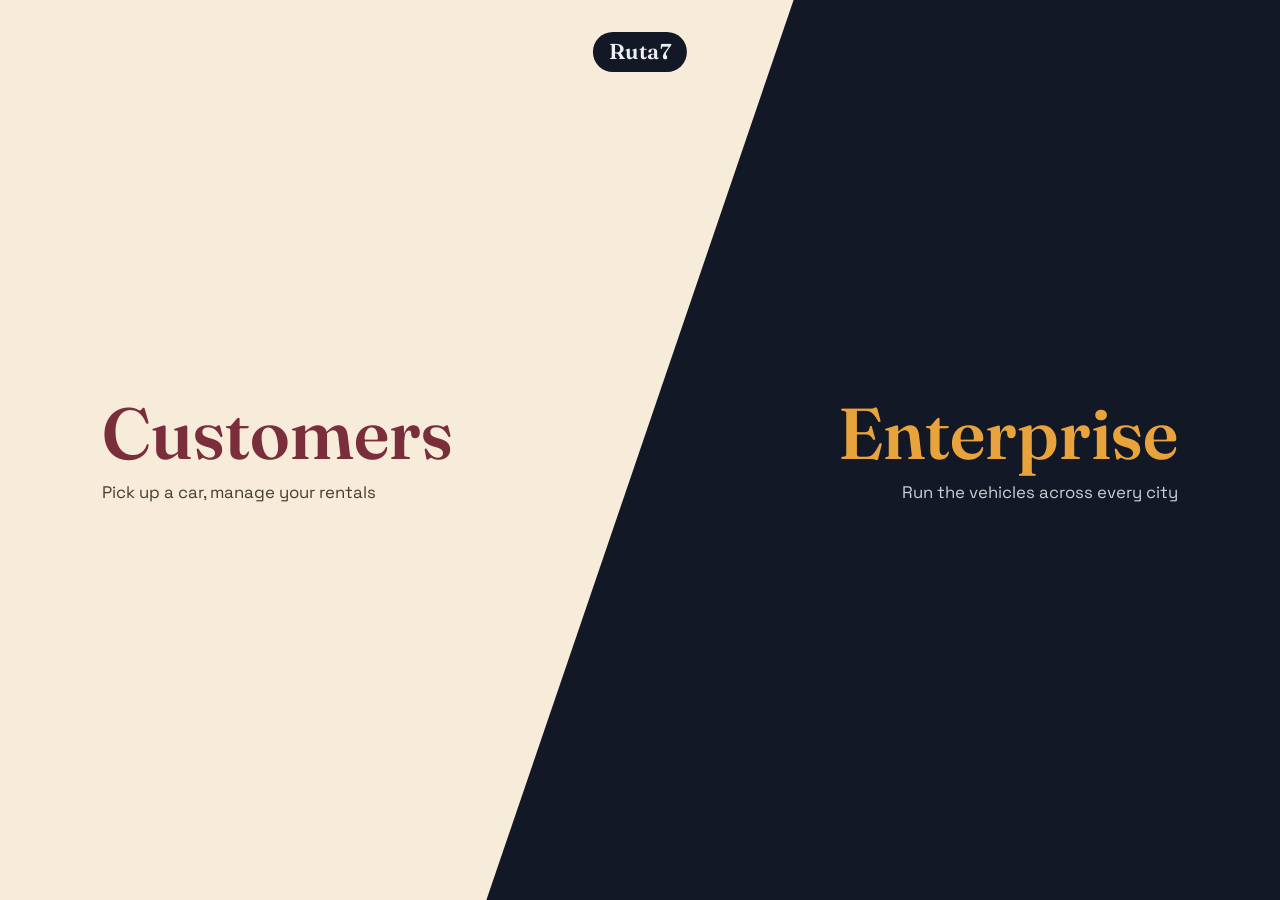
<file: ui/index.html>
<!DOCTYPE html>
<html lang="en">
<head>
  <meta charset="UTF-8">
  <meta name="viewport" content="width=device-width, initial-scale=1">
  <title>Ruta7 — Choose how you're using the vehicles</title>
  <link rel="preconnect" href="https://fonts.googleapis.com">
  <link rel="preconnect" href="https://fonts.gstatic.com" crossorigin>
  <link href="https://fonts.googleapis.com/css2?family=Fraunces:ital,wght@0,400;0,600;1,500&family=Space+Grotesk:wght@400;500;700&display=swap" rel="stylesheet">
  <link rel="stylesheet" href="css/style.css">
</head>
<body>
<main class="split">
  <span class="brand">Ruta7</span>

  <a class="half half--customer" href="customer/login.html">
    <div class="tile">
      <h1 class="tile__title">Customers</h1>
      <p class="tile__subtitle">Pick up a car, manage your rentals</p>
    </div>
  </a>

  <a class="half half--enterprise" href="enterprise/dashboard.html">
    <div class="tile">
      <h1 class="tile__title">Enterprise</h1>
      <p class="tile__subtitle">Run the vehicles across every city</p>
    </div>
  </a>
</main>
</body>
</html>
</file>
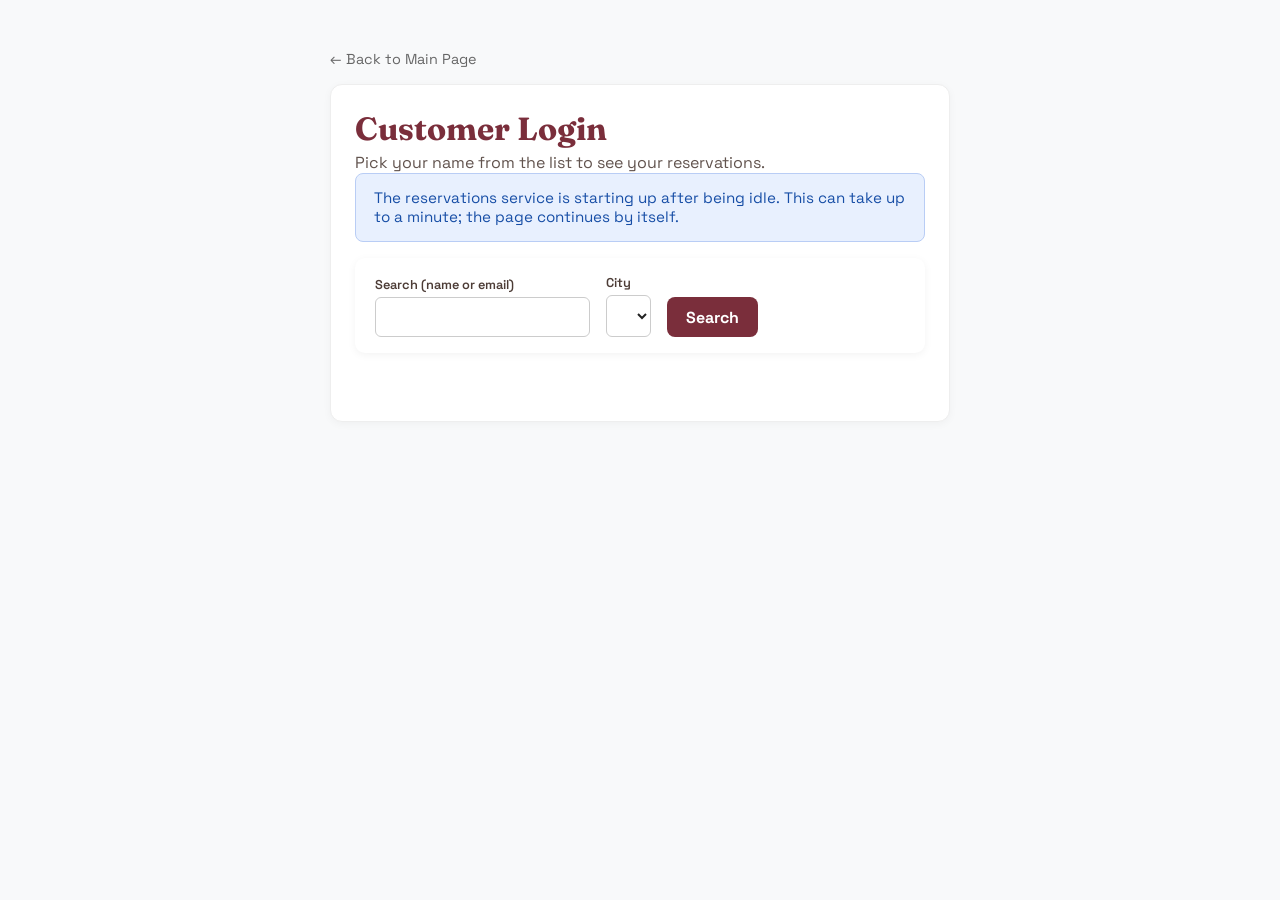
<file: ui/customer/browse_vehicles.html>
<!DOCTYPE html>
<html lang="en">
<head>
  <meta charset="UTF-8">
  <meta name="viewport" content="width=device-width, initial-scale=1">
  <title>Browse Available Vehicles — Ruta7</title>
  <link rel="preconnect" href="https://fonts.googleapis.com">
  <link rel="preconnect" href="https://fonts.gstatic.com" crossorigin>
  <link href="https://fonts.googleapis.com/css2?family=Fraunces:ital,wght@0,400;0,600;1,500&family=Space+Grotesk:wght@400;500;700&display=swap" rel="stylesheet">
  <link rel="stylesheet" href="../css/style.css">
</head>
<body class="theme-customer">
<main class="page">
  <div class="wrap wrap--wide">
    <div class="topbar">
      <div>
        <h1 class="title">Step 1: Select Your Vehicle</h1>
        <p class="subtitle">Filter and compare the vehicles available to rent</p>
      </div>
      <a class="back" href="dashboard.html">← My Dashboard</a>
    </div>
    <div id="message" role="alert"></div>
    <form id="filters" class="filters">
      <div class="field"><label>City</label><select name="location"></select></div>
      <div class="field"><label>Category</label><select name="category"></select></div>
      <div class="field"><label>Body type</label><select name="type"></select></div>
      <div class="field"><label>Fuel</label><select name="fuel"></select></div>
      <div class="field"><label>Order by</label><select name="sort_by"></select></div>
      <button class="btn" type="submit">Apply filters</button>
    </form>
    <div id="cards" class="cards"></div>
    <div id="pager" class="pager"></div>
  </div>
</main>
<script src="../js/config.js"></script>
<script src="../js/api.js"></script>
<script src="../js/ui.js"></script>
<script>
const { h, money, capitalize, guarded, fillSelect, applyQuery, queryFrom, renderPager, offsetParam, customerSession } = Ruta7;
const LIMIT = 24;
if (customerSession.require()) guarded(async () => {
  const meta = await Ruta7Api.vehicles.meta();
  const form = document.getElementById("filters");
  fillSelect(form.elements.location, meta.locations, { blank: "All cities" });
  fillSelect(form.elements.category, meta.categories, { blank: "All categories" });
  fillSelect(form.elements.type, meta.types, { blank: "All types" });
  fillSelect(form.elements.fuel, meta.fuels, { blank: "All fuels" });
  fillSelect(form.elements.sort_by, ["price_asc", "price_desc"], { blank: "Default",
    label: (v) => (v === "price_asc" ? "Price: low to high" : "Price: high to low") });
  applyQuery(form);
  const offset = offsetParam();
  const data = await Ruta7Api.vehicles.list({
    ...queryFrom(["location", "category", "type", "fuel", "sort_by"]), status: "active", limit: LIMIT, offset,
  });
  const cards = document.getElementById("cards");
  if (!data.items.length) cards.append(h("p", { class: "muted" }, "No vehicles match your filters."));
  data.items.forEach((v) => cards.append(h("div", { class: "card vehicle-card" },
    h("div", {},
      h("h3", {}, v.brand + " " + v.model),
      h("p", { class: "muted" }, "📍 " + capitalize(v.location) + " · " + v.category.toUpperCase())),
    h("div", { class: "specs" },
      h("div", {}, "🚘 " + capitalize(v.type)), h("div", {}, "⛽ " + capitalize(v.fuel)),
      h("div", {}, "⚙️ " + capitalize(v.transmission)), h("div", {}, "💺 " + v.seat_num + " seats"),
      h("div", {}, "🎨 " + (v.color || "N/A"))),
    h("div", { class: "foot" },
      h("div", {}, h("span", { class: "price" }, money(v.daily_rate)), h("span", { class: "muted" }, " / day")),
      h("a", { class: "btn", href: "new_rental.html?reg=" + encodeURIComponent(v.reg_num) }, "Select dates →")))));
  renderPager(document.getElementById("pager"), { total: data.total, limit: LIMIT, offset });
});
</script>
</body>
</html>
</file>
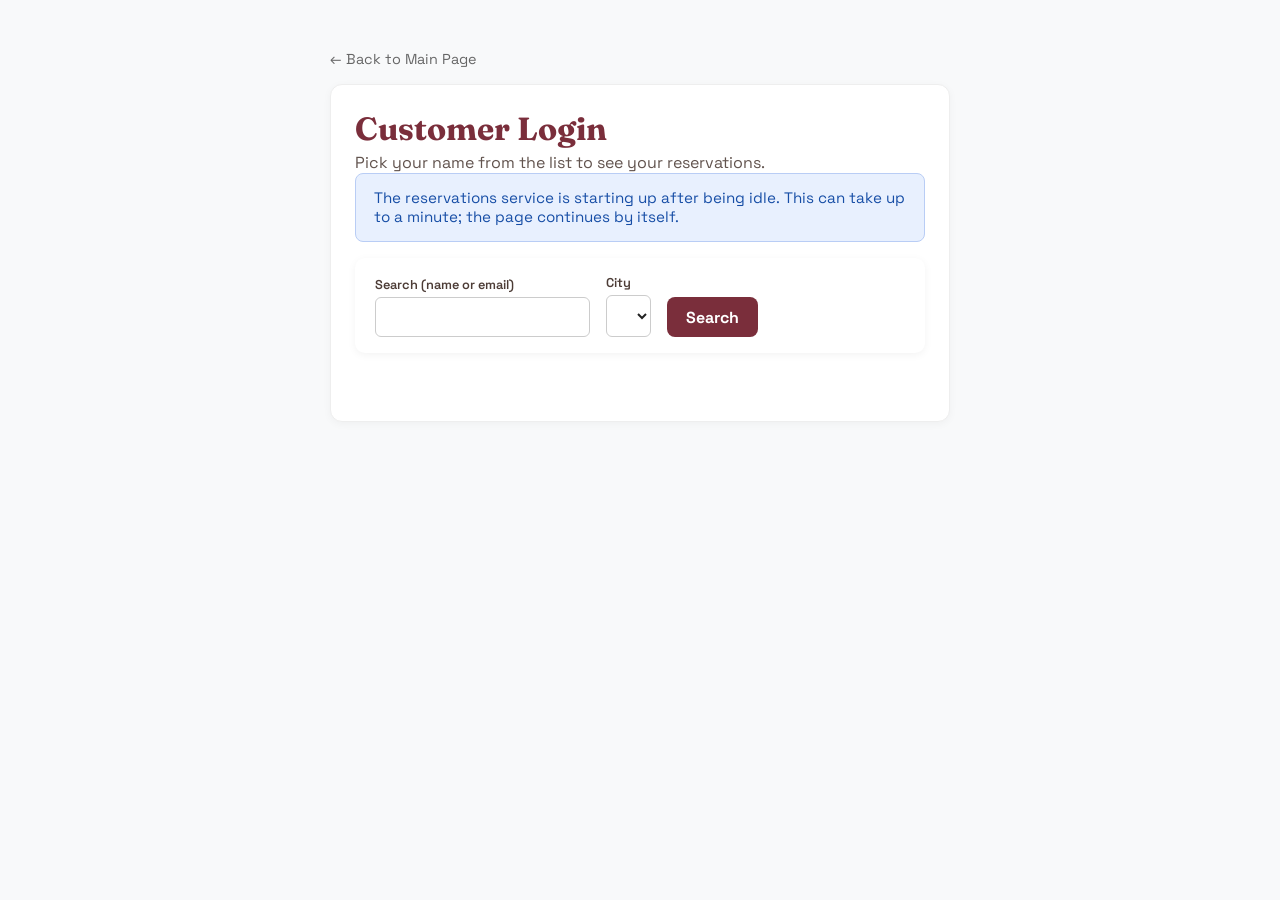
<file: ui/customer/dashboard.html>
<!DOCTYPE html>
<html lang="en">
<head>
  <meta charset="UTF-8">
  <meta name="viewport" content="width=device-width, initial-scale=1">
  <title>Customer Dashboard — Ruta7</title>
  <link rel="preconnect" href="https://fonts.googleapis.com">
  <link rel="preconnect" href="https://fonts.gstatic.com" crossorigin>
  <link href="https://fonts.googleapis.com/css2?family=Fraunces:ital,wght@0,400;0,600;1,500&family=Space+Grotesk:wght@400;500;700&display=swap" rel="stylesheet">
  <link rel="stylesheet" href="../css/style.css">
</head>
<body class="theme-customer">
<main class="page">
  <div class="wrap">
    <div class="topbar card">
      <div>
        <h1 class="title">Customer Dashboard</h1>
        <p class="subtitle">Signed in as <strong id="who"></strong></p>
      </div>
      <div>
        <a class="btn" href="browse_vehicles.html">+ Book New Rental</a>
        <a id="logout" class="link muted" href="login.html" style="margin-left:.75rem">Switch customer</a>
      </div>
    </div>
    <div id="message" role="alert"></div>
    <h2>Your Reservations</h2>
    <div id="rentals"></div>
  </div>
</main>
<script src="../js/config.js"></script>
<script src="../js/api.js"></script>
<script src="../js/ui.js"></script>
<script>
const { h, money, capitalize, guarded, customerSession } = Ruta7;
const customer = customerSession.require();
if (customer) {
  document.getElementById("who").textContent = customer.name + " (ID " + customer.id + ")";
  document.getElementById("logout").addEventListener("click", () => customerSession.clear());
  const badge = (status) => h("span", {
    class: "badge " + (status === "active" || status === "confirmed" ? "badge--ok" : status === "canceled" ? "badge--bad" : status === "pending" ? "badge--wait" : ""),
  }, capitalize(status));
  guarded(async () => {
    const data = await Ruta7Api.reservations.rentals({ customer_id: customer.id, limit: 500 });
    const box = document.getElementById("rentals");
    if (!data.items.length) {
      box.append(h("div", { class: "card muted" }, "You don't have any reservations yet. ",
        h("a", { class: "link", href: "browse_vehicles.html" }, "Browse the vehicles")));
      return;
    }
    const rows = data.items.slice().reverse().map((r) => h("tr", {},
      h("td", {}, "#" + r.id), h("td", { class: "mono" }, r.car_reg_num),
      h("td", {}, r.start_date), h("td", {}, r.end_date), h("td", {}, money(r.total_price)),
      h("td", {}, badge(r.status)),
      h("td", { class: "right" }, h("a", { class: "link", href: "rental_detail.html?id=" + r.id }, "Manage →"))));
    box.append(h("div", { class: "table-wrap" }, h("table", { class: "data" },
      h("thead", {}, h("tr", {}, ["Reservation", "Vehicle reg #", "Start", "End", "Total", "Status", ""].map((t) => h("th", {}, t)))),
      h("tbody", {}, rows))));
  });
}
</script>
</body>
</html>
</file>
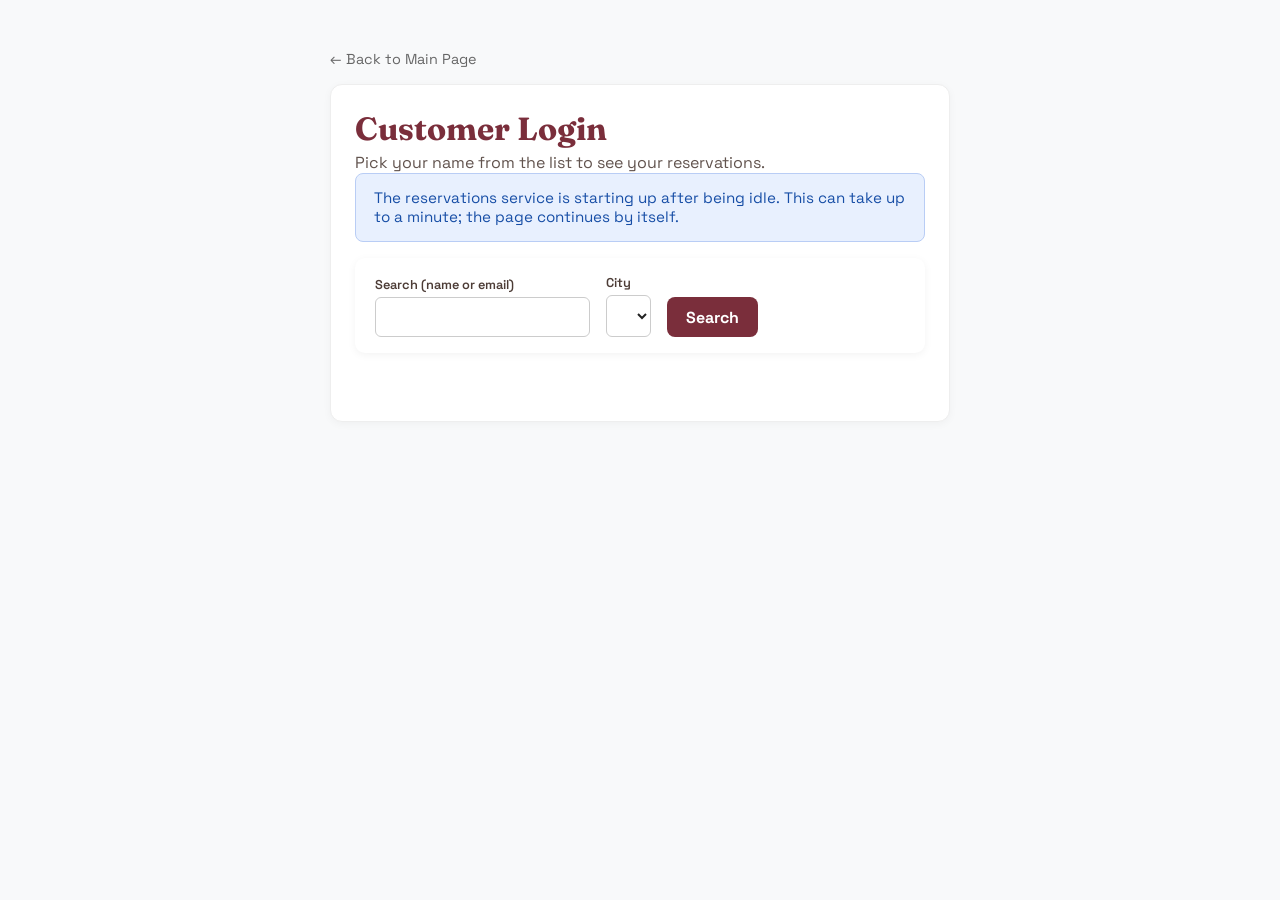
<file: ui/customer/login.html>
<!DOCTYPE html>
<html lang="en">
<head>
  <meta charset="UTF-8">
  <meta name="viewport" content="width=device-width, initial-scale=1">
  <title>Customer Login — Ruta7</title>
  <link rel="preconnect" href="https://fonts.googleapis.com">
  <link rel="preconnect" href="https://fonts.gstatic.com" crossorigin>
  <link href="https://fonts.googleapis.com/css2?family=Fraunces:ital,wght@0,400;0,600;1,500&family=Space+Grotesk:wght@400;500;700&display=swap" rel="stylesheet">
  <link rel="stylesheet" href="../css/style.css">
</head>
<body class="theme-customer">
<main class="page">
  <div class="wrap wrap--narrow">
    <a class="back" href="../index.html">← Back to Main Page</a>
    <div class="card">
      <h1 class="title">Customer Login</h1>
      <p class="subtitle">Pick your name from the list to see your reservations.</p>
      <div id="message" role="alert"></div>
      <form id="search" class="filters" style="margin-top:1rem">
        <div class="field"><label for="q">Search (name or email)</label><input id="q" name="search" type="search"></div>
        <div class="field"><label for="location">City</label><select id="location" name="location"></select></div>
        <button class="btn" type="submit">Search</button>
      </form>
      <ul id="customers" class="pick-list"></ul>
      <div id="pager" class="pager"></div>
    </div>
  </div>
</main>
<script src="../js/config.js"></script>
<script src="../js/api.js"></script>
<script src="../js/ui.js"></script>
<script>
const { h, capitalize, param, guarded, showError, fillSelect, applyQuery, renderPager, offsetParam, customerSession } = Ruta7;
const LIMIT = 20;
guarded(async () => {
  const meta = await Ruta7Api.reservations.meta();
  const form = document.getElementById("search");
  fillSelect(form.elements.location, meta.locations, { blank: "All cities" });
  applyQuery(form);
  const offset = offsetParam();
  const data = await Ruta7Api.reservations.customers({
    search: param("search"), location: param("location"), limit: LIMIT, offset,
  });
  const list = document.getElementById("customers");
  if (!data.items.length) list.append(h("li", { class: "muted" }, "No customers match."));
  data.items.forEach((c) => {
    list.append(h("li", {}, h("button", {
      type: "button",
      onclick: () => {
        customerSession.set({ id: c.id, name: c.name + " " + c.surname });
        window.location.href = "dashboard.html";
      },
    }, h("strong", {}, c.name + " " + c.surname), " — " + c.email + " — " + capitalize(c.location))));
  });
  renderPager(document.getElementById("pager"), { total: data.total, limit: LIMIT, offset });
});
</script>
</body>
</html>
</file>
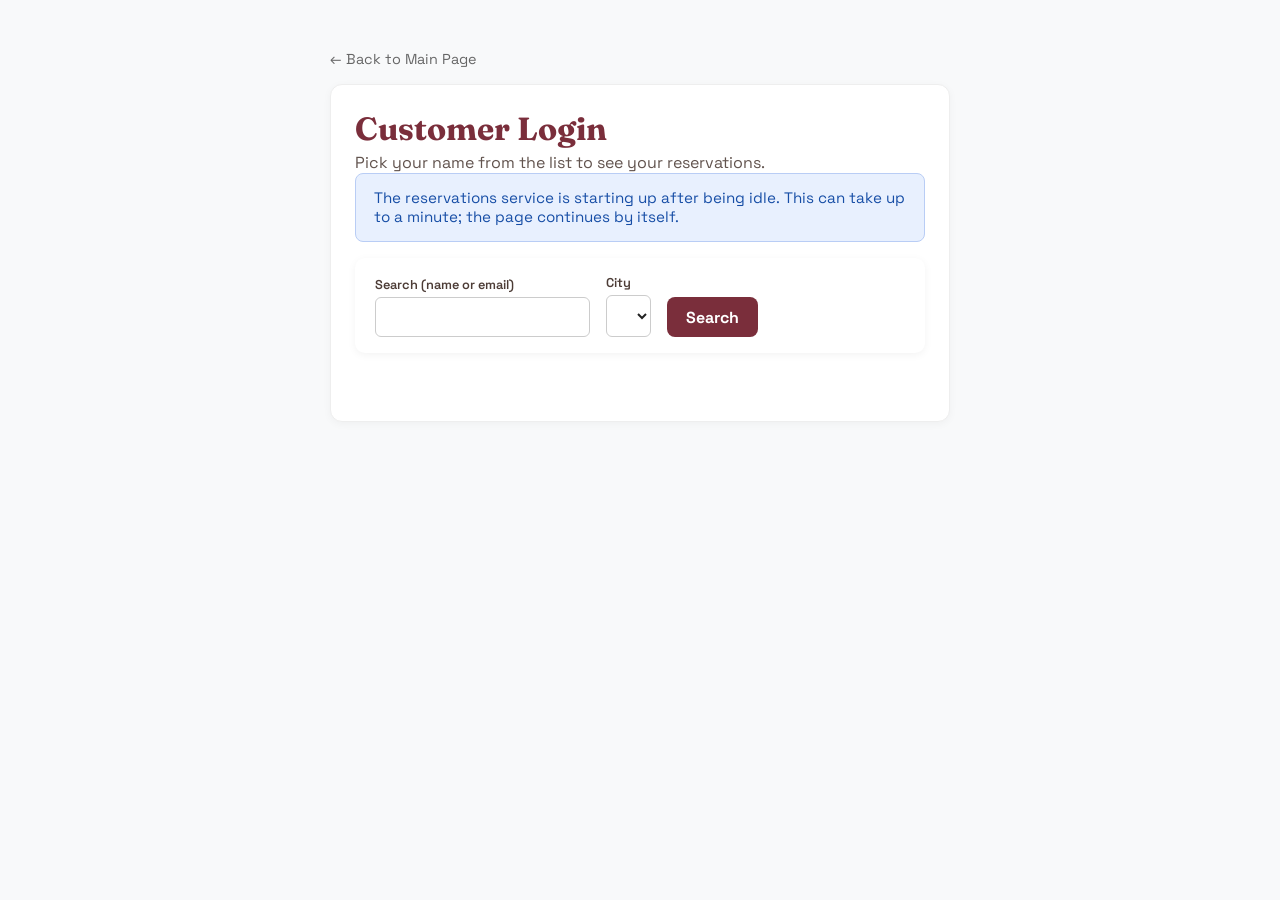
<file: ui/customer/new_rental.html>
<!DOCTYPE html>
<html lang="en">
<head>
  <meta charset="UTF-8">
  <meta name="viewport" content="width=device-width, initial-scale=1">
  <title>Book a Vehicle — Ruta7</title>
  <link rel="preconnect" href="https://fonts.googleapis.com">
  <link rel="preconnect" href="https://fonts.gstatic.com" crossorigin>
  <link href="https://fonts.googleapis.com/css2?family=Fraunces:ital,wght@0,400;0,600;1,500&family=Space+Grotesk:wght@400;500;700&display=swap" rel="stylesheet">
  <link rel="stylesheet" href="../css/style.css">
</head>
<body class="theme-customer">
<main class="page">
  <div class="wrap wrap--medium">
    <a class="back" href="browse_vehicles.html">← Step 1: Change vehicle</a>
    <div id="message" role="alert"></div>
    <div id="booking" class="card two-col" hidden>
      <div>
        <h2 id="name" class="title"></h2>
        <p id="reg" class="mono muted"></p>
        <dl id="specs" class="facts"></dl>
      </div>
      <div>
        <h3>Step 2: Reserve dates</h3>
        <p class="muted">Pick up and return at <strong id="city"></strong>.</p>
        <form id="form" class="stack">
          <div class="field"><label for="start">Start date</label><input id="start" name="start_date" type="date" required></div>
          <div class="field"><label for="end">End date</label><input id="end" name="end_date" type="date" required></div>
          <p id="total" class="muted"></p>
          <button id="submit" class="btn" type="submit">Confirm reservation</button>
        </form>
      </div>
    </div>
  </div>
</main>
<script src="../js/config.js"></script>
<script src="../js/api.js"></script>
<script src="../js/ui.js"></script>
<script>
const { h, money, capitalize, param, today, guarded, showError, showOk, customerSession } = Ruta7;
const customer = customerSession.require();
let vehicle = null;
function updateTotal() {
  const start = document.getElementById("start").value, end = document.getElementById("end").value;
  const days = start && end ? Math.round((new Date(end) - new Date(start)) / 86400000) : 0;
  document.getElementById("total").textContent = days > 0 ? days + " day(s) × " + money(vehicle.daily_rate) + " = " + money(days * vehicle.daily_rate) : "";
}
if (customer) guarded(async () => {
  vehicle = await Ruta7Api.vehicles.get(param("reg"));
  const v = vehicle;
  document.getElementById("name").textContent = v.brand + " " + v.model;
  document.getElementById("reg").textContent = "Reg: " + v.reg_num;
  document.getElementById("city").textContent = capitalize(v.location);
  const facts = [["Category", capitalize(v.category)], ["Type", capitalize(v.type)], ["Fuel", capitalize(v.fuel)],
    ["Transmission", capitalize(v.transmission)], ["Seats", v.seat_num], ["Colour", v.color || "N/A"],
    ["Mileage", v.km + " km"], ["Daily rate", money(v.daily_rate)]];
  facts.forEach(([k, val]) => document.getElementById("specs").append(h("div", {}, h("dt", {}, k), h("dd", {}, val))));
  document.getElementById("booking").hidden = false;
  document.getElementById("start").min = today();
  document.getElementById("end").min = today();
  document.getElementById("start").addEventListener("change", updateTotal);
  document.getElementById("end").addEventListener("change", updateTotal);
  document.getElementById("form").addEventListener("submit", (event) => {
    event.preventDefault();
    const button = document.getElementById("submit");
    button.disabled = true;
    guarded(async () => {
      const form = event.target;
      const rental = await Ruta7Api.reservations.createRental({
        customer_id: customer.id, car_reg_num: v.reg_num,
        start_date: form.elements.start_date.value, end_date: form.elements.end_date.value,
      });
      showOk("Reservation #" + rental.id + " created for " + money(rental.total_price) + ".");
      setTimeout(() => { window.location.href = "dashboard.html"; }, 1200);
    }).finally(() => { button.disabled = false; });
  });
});
</script>
</body>
</html>
</file>
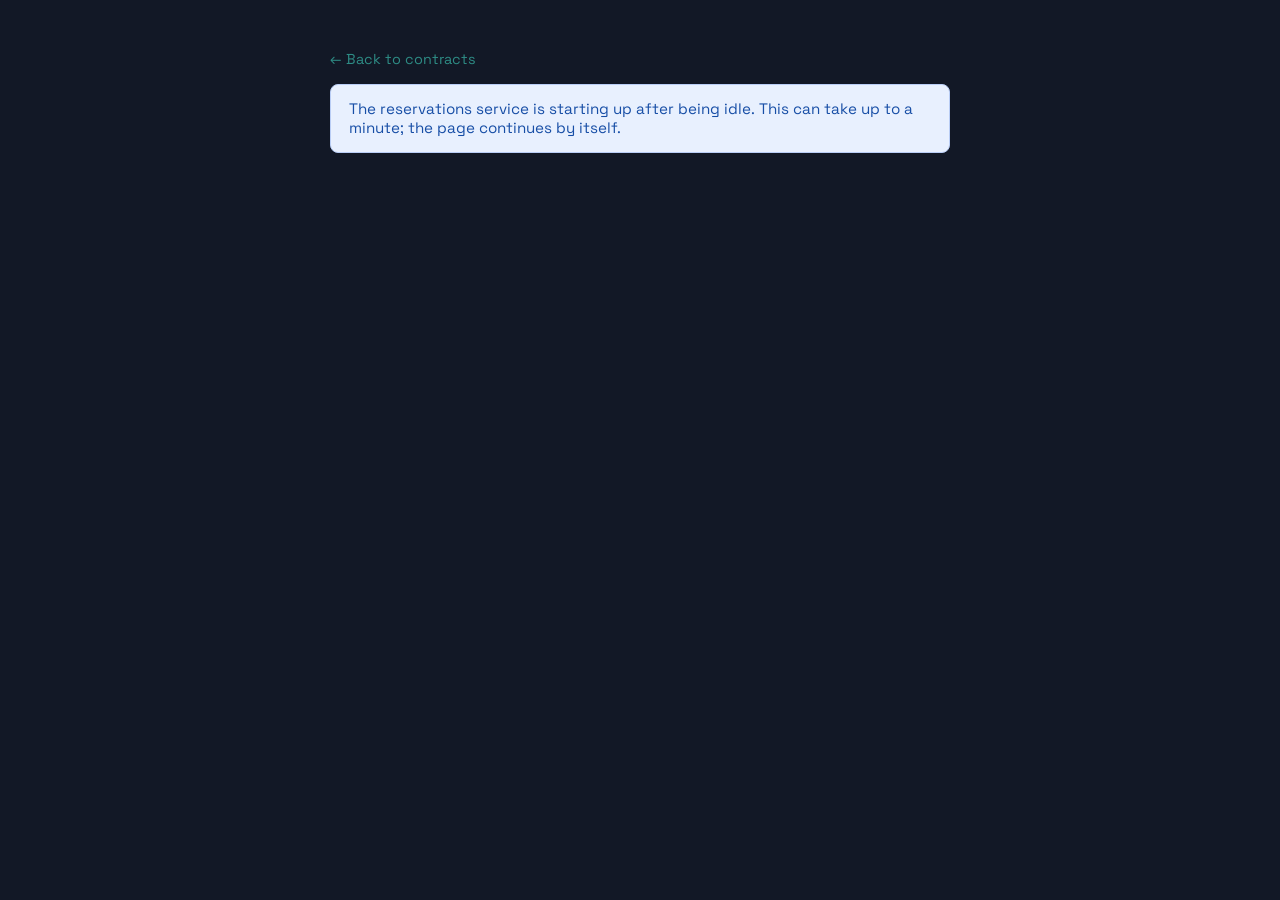
<file: ui/customer/rental_detail.html>
<!DOCTYPE html>
<html lang="en">
<head>
  <meta charset="UTF-8">
  <meta name="viewport" content="width=device-width, initial-scale=1">
  <title>Rental Contract — Enterprise</title>
  <link rel="preconnect" href="https://fonts.googleapis.com">
  <link rel="preconnect" href="https://fonts.gstatic.com" crossorigin>
  <link href="https://fonts.googleapis.com/css2?family=Fraunces:ital,wght@0,400;0,600;1,500&family=Space+Grotesk:wght@400;500;700&display=swap" rel="stylesheet">
  <link rel="stylesheet" href="../css/style.css">
</head>
<body class="theme-enterprise">
<main class="page">
  <div class="wrap wrap--narrow">
    <a class="back" href="rental_list.html">← Back to contracts</a>
    <div id="message" role="alert"></div>
    <div id="rental" class="card" hidden>
      <h1 id="heading" class="title"></h1>
      <p id="info" class="muted"></p>
      <form id="form" class="stack" style="margin-top:1.5rem">
        <div class="field"><label>Contract status</label><select name="status"></select></div>
        <div class="field"><label>Return / end date</label><input name="end_date" type="date" required></div>
        <p id="total" class="muted"></p>
        <div><button class="btn" type="submit">Save contract updates</button></div>
      </form>
    </div>
  </div>
</main>
<script src="../js/config.js"></script>
<script src="../js/api.js"></script>
<script src="../js/ui.js"></script>
<script>
const { money, param, guarded, fillSelect, showOk } = Ruta7;
guarded(async () => {
  const [meta, first] = await Promise.all([Ruta7Api.reservations.meta(), Ruta7Api.reservations.rental(param("id"))]);
  let rental = first;
  const form = document.getElementById("form");
  fillSelect(form.elements.status, meta.rental_statuses);
  function render() {
    document.getElementById("heading").textContent = "Update rental #" + rental.id;
    document.getElementById("info").textContent = "Customer " + rental.customer_id + " | Vehicle " + rental.car_reg_num + " | " + rental.start_date + " to " + rental.end_date;
    document.getElementById("total").textContent = "Total price: " + money(rental.total_price) + " (recalculated when the end date changes)";
    form.elements.status.value = rental.status;
    form.elements.end_date.value = rental.end_date;
    document.getElementById("rental").hidden = false;
  }
  render();
  form.addEventListener("submit", (event) => {
    event.preventDefault();
    guarded(async () => {
      const changes = {};
      if (form.elements.status.value !== rental.status) changes.status = form.elements.status.value;
      if (form.elements.end_date.value !== rental.end_date) changes.end_date = form.elements.end_date.value;
      if (!Object.keys(changes).length) { showOk("Nothing to change."); return; }
      rental = await Ruta7Api.reservations.updateRental(rental.id, changes);
      render();
      showOk("Contract updated.");
    });
  });
});
</script>
</body>
</html>
</file>
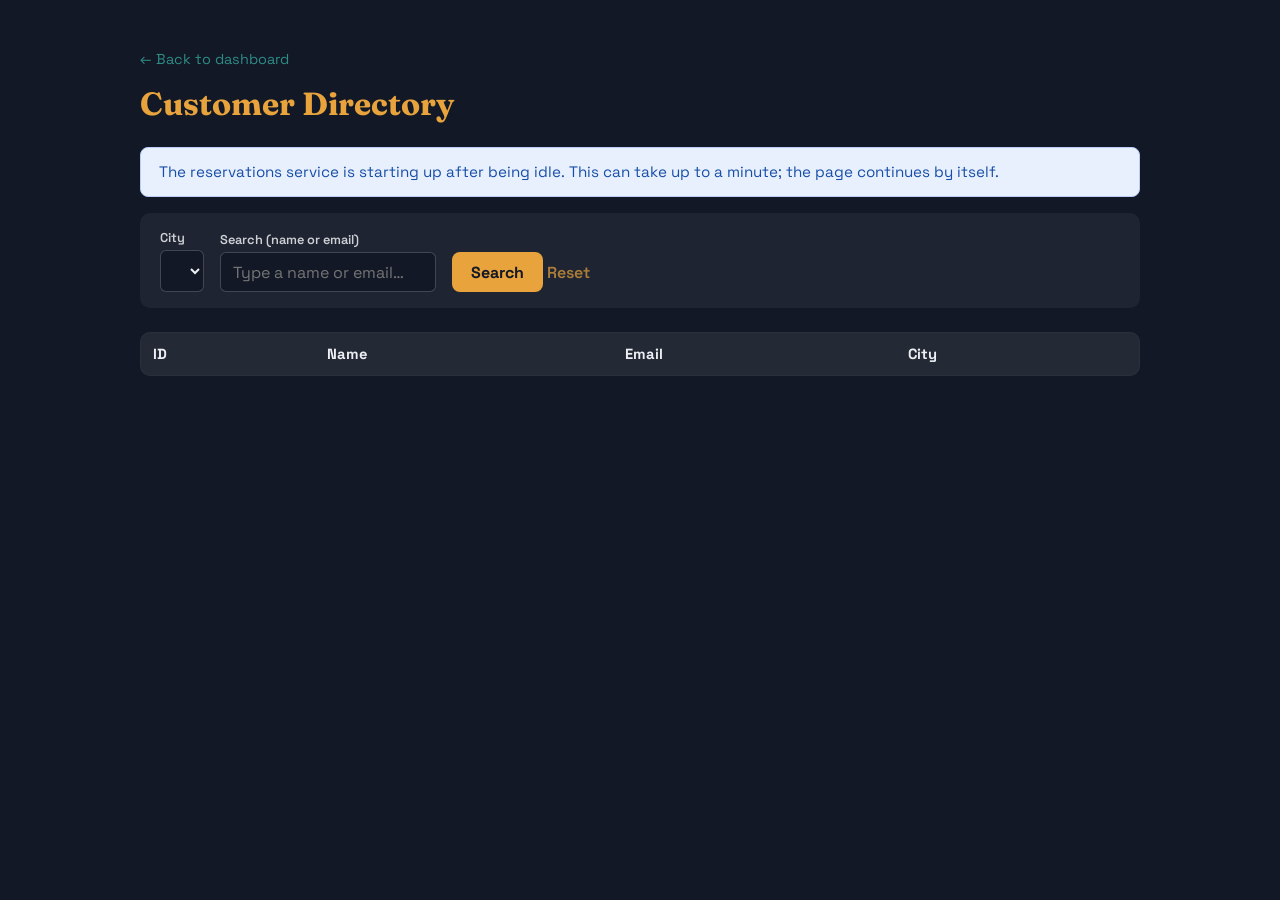
<file: ui/enterprise/customer_list.html>
<!DOCTYPE html>
<html lang="en">
<head>
  <meta charset="UTF-8">
  <meta name="viewport" content="width=device-width, initial-scale=1">
  <title>Customer Directory — Enterprise</title>
  <link rel="preconnect" href="https://fonts.googleapis.com">
  <link rel="preconnect" href="https://fonts.gstatic.com" crossorigin>
  <link href="https://fonts.googleapis.com/css2?family=Fraunces:ital,wght@0,400;0,600;1,500&family=Space+Grotesk:wght@400;500;700&display=swap" rel="stylesheet">
  <link rel="stylesheet" href="../css/style.css">
</head>
<body class="theme-enterprise">
<main class="page">
  <div class="wrap">
    <a class="back" href="dashboard.html">← Back to dashboard</a>
    <h1 class="title" style="margin-bottom:1.5rem">Customer Directory</h1>
    <div id="message" role="alert"></div>
    <form id="filters" class="filters">
      <div class="field"><label>City</label><select name="location"></select></div>
      <div class="field"><label>Search (name or email)</label><input name="search" type="search" placeholder="Type a name or email…"></div>
      <div><button class="btn" type="submit">Search</button> <a class="link muted" href="customer_list.html">Reset</a></div>
    </form>
    <div class="table-wrap">
      <table class="data">
        <thead><tr><th>ID</th><th>Name</th><th>Email</th><th>City</th></tr></thead>
        <tbody id="rows"></tbody>
      </table>
    </div>
    <div id="pager" class="pager"></div>
  </div>
</main>
<script src="../js/config.js"></script>
<script src="../js/api.js"></script>
<script src="../js/ui.js"></script>
<script>
const { h, capitalize, guarded, fillSelect, applyQuery, queryFrom, renderPager, offsetParam } = Ruta7;
const LIMIT = 50;
guarded(async () => {
  const meta = await Ruta7Api.reservations.meta();
  const form = document.getElementById("filters");
  fillSelect(form.elements.location, meta.locations, { blank: "All cities" });
  applyQuery(form);
  const offset = offsetParam();
  const data = await Ruta7Api.reservations.customers({ ...queryFrom(["location", "search"]), limit: LIMIT, offset });
  const rows = document.getElementById("rows");
  if (!data.items.length) rows.append(h("tr", {}, h("td", { colspan: 4, class: "muted" }, "No customers match the query.")));
  data.items.forEach((c) => rows.append(h("tr", {},
    h("td", {}, "#" + c.id), h("td", {}, c.name + " " + c.surname), h("td", {}, c.email), h("td", {}, capitalize(c.location)))));
  renderPager(document.getElementById("pager"), { total: data.total, limit: LIMIT, offset });
});
</script>
</body>
</html>
</file>
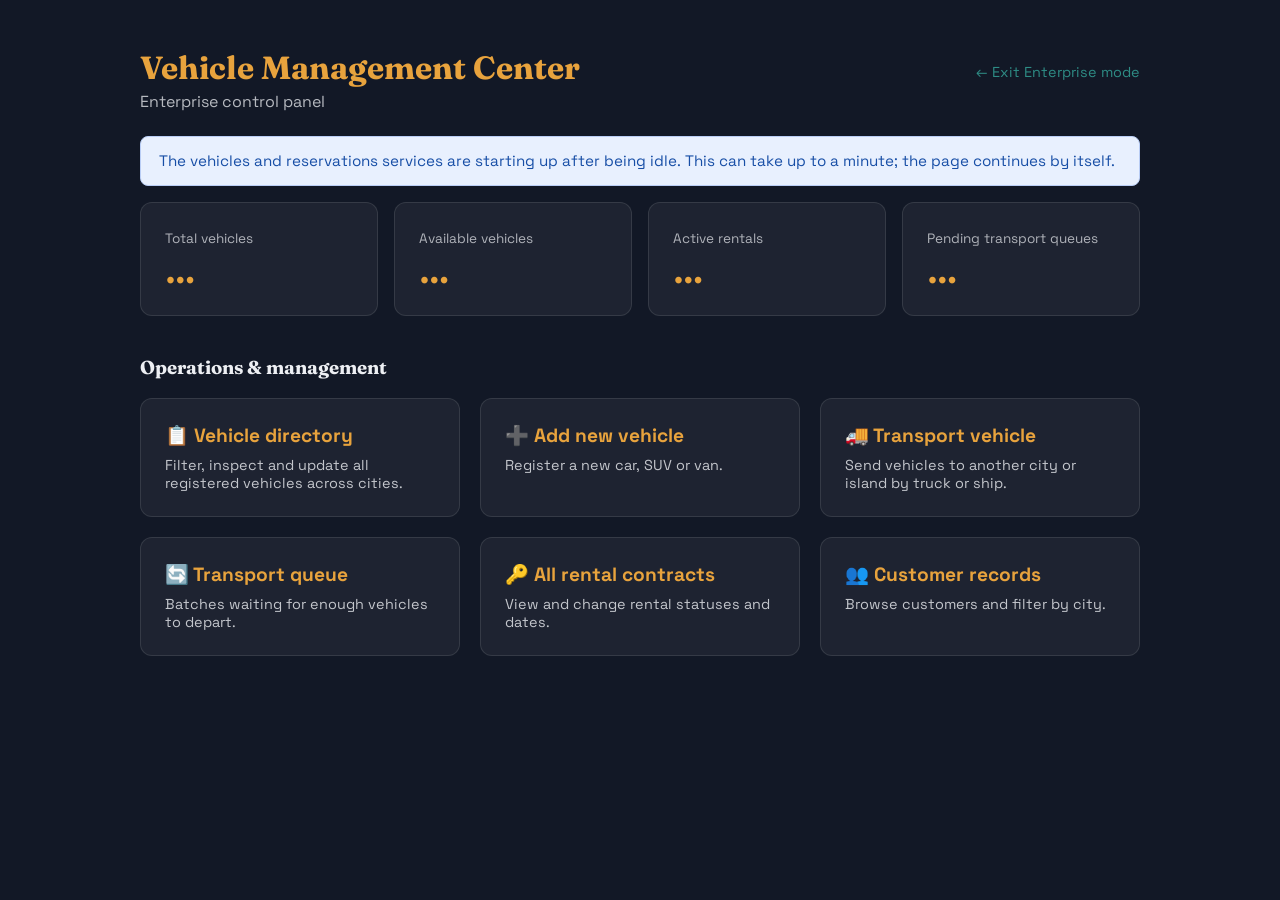
<file: ui/enterprise/dashboard.html>
<!DOCTYPE html>
<html lang="en">
<head>
  <meta charset="UTF-8">
  <meta name="viewport" content="width=device-width, initial-scale=1">
  <title>Enterprise Dashboard — Ruta7</title>
  <link rel="preconnect" href="https://fonts.googleapis.com">
  <link rel="preconnect" href="https://fonts.gstatic.com" crossorigin>
  <link href="https://fonts.googleapis.com/css2?family=Fraunces:ital,wght@0,400;0,600;1,500&family=Space+Grotesk:wght@400;500;700&display=swap" rel="stylesheet">
  <link rel="stylesheet" href="../css/style.css">
</head>
<body class="theme-enterprise">
<main class="page">
  <div class="wrap">
    <div class="topbar">
      <div>
        <h1 class="title">Vehicle Management Center</h1>
        <p class="subtitle">Enterprise control panel</p>
      </div>
      <a class="back" href="../index.html">← Exit Enterprise mode</a>
    </div>
    <div id="message" role="alert"></div>
    <div class="stats">
      <div class="card stat"><span>Total vehicles</span><h2 id="total_vehicles">…</h2></div>
      <div class="card stat"><span>Available vehicles</span><h2 id="available_vehicles">…</h2></div>
      <div class="card stat"><span>Active rentals</span><h2 id="active_rentals">…</h2></div>
      <div class="card stat"><span>Pending transport queues</span><h2 id="pending_trips">…</h2></div>
    </div>
    <h3>Operations &amp; management</h3>
    <div class="tiles">
      <a class="card tile-link" href="vehicle_list.html"><h4>📋 Vehicle directory</h4><p>Filter, inspect and update all registered vehicles across cities.</p></a>
      <a class="card tile-link" href="vehicle_new.html"><h4>➕ Add new vehicle</h4><p>Register a new car, SUV or van.</p></a>
      <a class="card tile-link" href="transport_new.html"><h4>🚚 Transport vehicle</h4><p>Send vehicles to another city or island by truck or ship.</p></a>
      <a class="card tile-link" href="transport_queue.html"><h4>🔄 Transport queue</h4><p>Batches waiting for enough vehicles to depart.</p></a>
      <a class="card tile-link" href="rental_list.html"><h4>🔑 All rental contracts</h4><p>View and change rental statuses and dates.</p></a>
      <a class="card tile-link" href="customer_list.html"><h4>👥 Customer records</h4><p>Browse customers and filter by city.</p></a>
    </div>
  </div>
</main>
<script src="../js/config.js"></script>
<script src="../js/api.js"></script>
<script src="../js/ui.js"></script>
<script>
const { guarded, showMessage } = Ruta7;
// The two services are asked separately: if one is down, its numbers show "unavailable"
// and the other half of the page still works.
guarded(async () => {
  const [vehicles, reservations] = await Promise.allSettled([Ruta7Api.vehicles.stats(), Ruta7Api.reservations.stats()]);
  const set = (id, value) => { document.getElementById(id).textContent = value; };
  const down = [];
  if (vehicles.status === "fulfilled") {
    set("total_vehicles", vehicles.value.total_vehicles);
    set("available_vehicles", vehicles.value.available_vehicles);
    set("pending_trips", vehicles.value.pending_trips);
  } else {
    ["total_vehicles", "available_vehicles", "pending_trips"].forEach((id) => set(id, "unavailable"));
    down.push("vehicles");
  }
  if (reservations.status === "fulfilled") set("active_rentals", reservations.value.active_rentals);
  else { set("active_rentals", "unavailable"); down.push("reservations"); }
  if (down.length) showMessage("error", "The " + down.join(" and ") + " service is not available right now; the numbers it provides are not shown.");
});
</script>
</body>
</html>
</file>
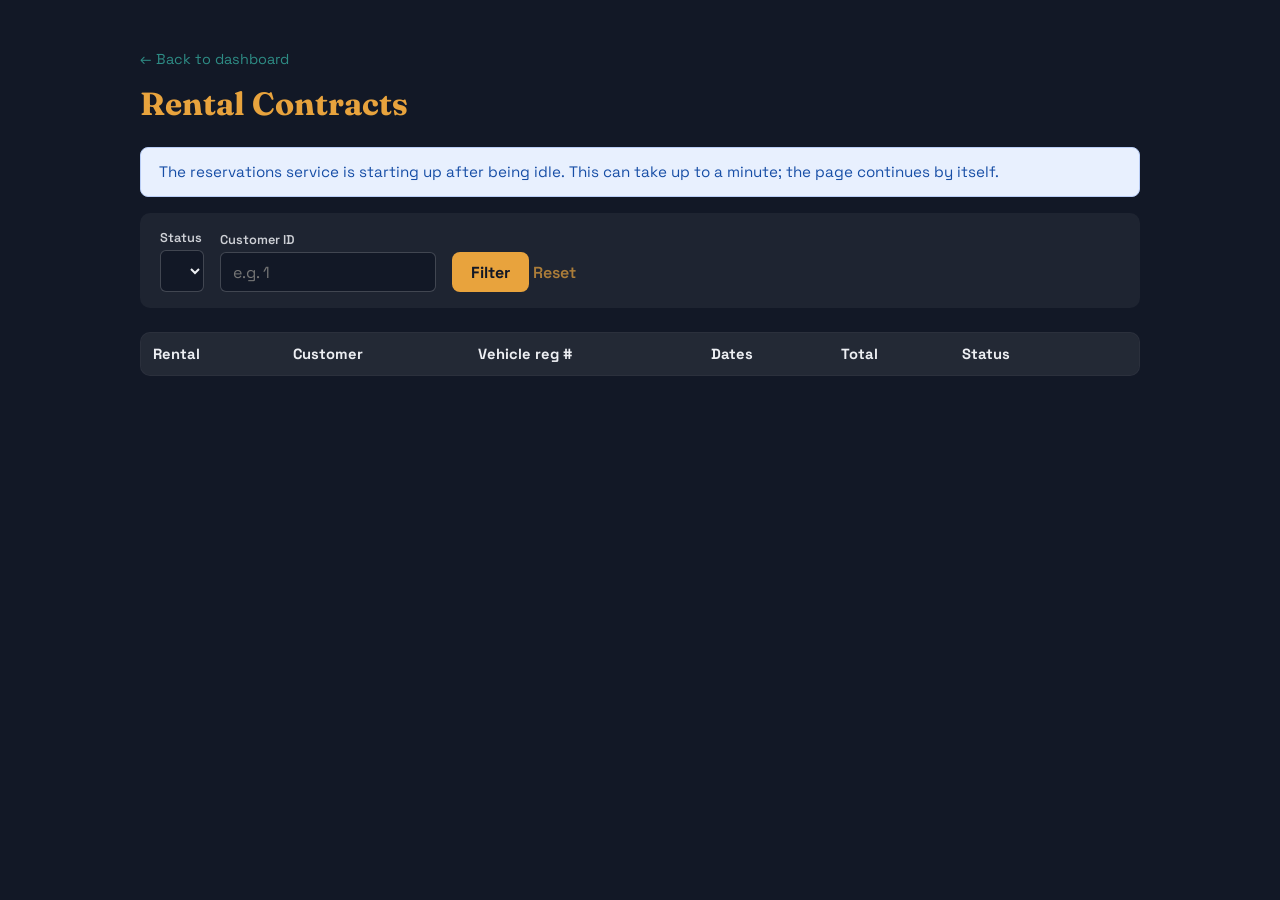
<file: ui/enterprise/rental_list.html>
<!DOCTYPE html>
<html lang="en">
<head>
  <meta charset="UTF-8">
  <meta name="viewport" content="width=device-width, initial-scale=1">
  <title>Rental Contracts — Enterprise</title>
  <link rel="preconnect" href="https://fonts.googleapis.com">
  <link rel="preconnect" href="https://fonts.gstatic.com" crossorigin>
  <link href="https://fonts.googleapis.com/css2?family=Fraunces:ital,wght@0,400;0,600;1,500&family=Space+Grotesk:wght@400;500;700&display=swap" rel="stylesheet">
  <link rel="stylesheet" href="../css/style.css">
</head>
<body class="theme-enterprise">
<main class="page">
  <div class="wrap">
    <a class="back" href="dashboard.html">← Back to dashboard</a>
    <h1 class="title" style="margin-bottom:1.5rem">Rental Contracts</h1>
    <div id="message" role="alert"></div>
    <form id="filters" class="filters">
      <div class="field"><label>Status</label><select name="status"></select></div>
      <div class="field"><label>Customer ID</label><input name="customer_id" type="number" min="1" placeholder="e.g. 1"></div>
      <div><button class="btn" type="submit">Filter</button> <a class="link muted" href="rental_list.html">Reset</a></div>
    </form>
    <div class="table-wrap">
      <table class="data">
        <thead><tr><th>Rental</th><th>Customer</th><th>Vehicle reg #</th><th>Dates</th><th>Total</th><th>Status</th><th></th></tr></thead>
        <tbody id="rows"></tbody>
      </table>
    </div>
    <div id="pager" class="pager"></div>
  </div>
</main>
<script src="../js/config.js"></script>
<script src="../js/api.js"></script>
<script src="../js/ui.js"></script>
<script>
const { h, money, capitalize, guarded, fillSelect, applyQuery, queryFrom, renderPager, offsetParam } = Ruta7;
const LIMIT = 50;
guarded(async () => {
  const meta = await Ruta7Api.reservations.meta();
  const form = document.getElementById("filters");
  fillSelect(form.elements.status, meta.rental_statuses, { blank: "All statuses" });
  applyQuery(form);
  const offset = offsetParam();
  const data = await Ruta7Api.reservations.rentals({ ...queryFrom(["status", "customer_id"]), limit: LIMIT, offset });
  const rows = document.getElementById("rows");
  if (!data.items.length) rows.append(h("tr", {}, h("td", { colspan: 7, class: "muted" }, "No rentals match the filters.")));
  data.items.forEach((r) => rows.append(h("tr", {},
    h("td", {}, "#" + r.id), h("td", {}, "Customer " + r.customer_id), h("td", { class: "mono" }, r.car_reg_num),
    h("td", {}, r.start_date + " to " + r.end_date), h("td", {}, money(r.total_price)),
    h("td", {}, h("span", { class: "badge " + (r.status === "active" || r.status === "confirmed" ? "badge--ok" : r.status === "canceled" ? "badge--bad" : r.status === "pending" ? "badge--wait" : "") }, capitalize(r.status))),
    h("td", { class: "right" }, h("a", { class: "link", href: "rental_detail.html?id=" + r.id }, "Edit →")))));
  renderPager(document.getElementById("pager"), { total: data.total, limit: LIMIT, offset });
});
</script>
</body>
</html>
</file>
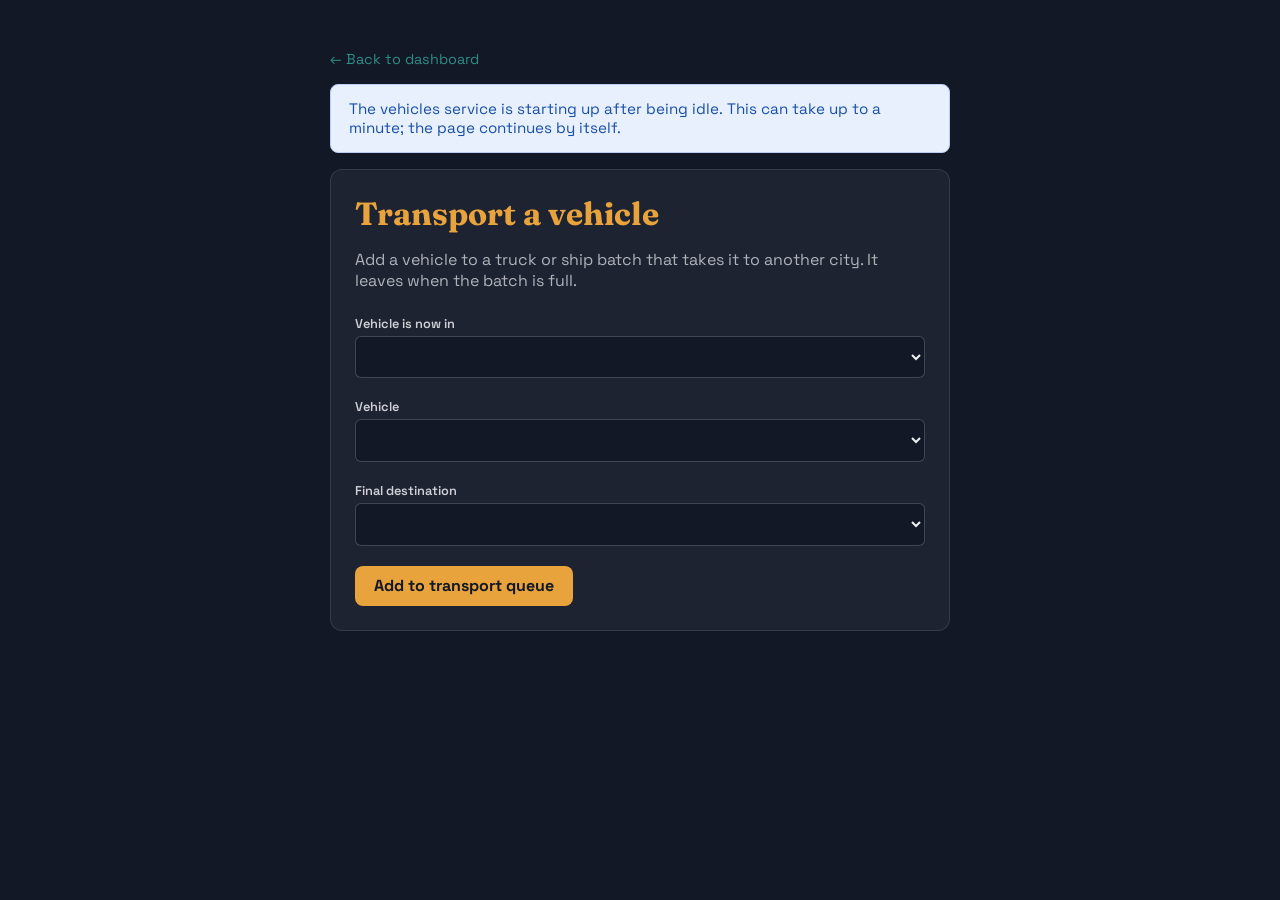
<file: ui/enterprise/transport_new.html>
<!DOCTYPE html>
<html lang="en">
<head>
  <meta charset="UTF-8">
  <meta name="viewport" content="width=device-width, initial-scale=1">
  <title>Request Transport — Enterprise</title>
  <link rel="preconnect" href="https://fonts.googleapis.com">
  <link rel="preconnect" href="https://fonts.gstatic.com" crossorigin>
  <link href="https://fonts.googleapis.com/css2?family=Fraunces:ital,wght@0,400;0,600;1,500&family=Space+Grotesk:wght@400;500;700&display=swap" rel="stylesheet">
  <link rel="stylesheet" href="../css/style.css">
</head>
<body class="theme-enterprise">
<main class="page">
  <div class="wrap wrap--narrow">
    <a class="back" href="dashboard.html">← Back to dashboard</a>
    <div id="message" role="alert"></div>
    <div class="card">
      <h1 class="title">Transport a vehicle</h1>
      <p class="muted">Add a vehicle to a truck or ship batch that takes it to another city. It leaves when the batch is full.</p>
      <form id="form" class="stack" style="margin-top:1.5rem">
        <div class="field"><label>Vehicle is now in</label><select name="origin" required></select></div>
        <div class="field"><label>Vehicle</label><select name="reg_num" required></select></div>
        <div class="field"><label>Final destination</label><select name="destination" required></select></div>
        <div><button id="submit" class="btn" type="submit">Add to transport queue</button></div>
      </form>
    </div>
  </div>
</main>
<script src="../js/config.js"></script>
<script src="../js/api.js"></script>
<script src="../js/ui.js"></script>
<script>
const { h, capitalize, guarded, fillSelect, showOk } = Ruta7;
guarded(async () => {
  const meta = await Ruta7Api.vehicles.meta();
  const form = document.getElementById("form");
  fillSelect(form.elements.origin, meta.locations, { blank: "Choose a city…" });
  fillSelect(form.elements.destination, meta.locations, { blank: "Choose the destination…" });
  fillSelect(form.elements.reg_num, [], { blank: "Choose a city first" });
  const loadVehicles = (options) => guarded(async () => {
    const select = form.elements.reg_num;
    fillSelect(select, [], { blank: "Loading…" });
    if (!form.elements.origin.value) { fillSelect(select, [], { blank: "Choose a city first" }); return; }
    const data = await Ruta7Api.vehicles.list({ status: "active", location: form.elements.origin.value, limit: 500 });
    select.replaceChildren(h("option", { value: "" }, data.items.length ? "Choose a vehicle… (" + data.total + " active here)" : "No active vehicles in this city"));
    data.items.forEach((v) => select.append(h("option", { value: v.reg_num }, v.brand + " " + v.model + " — " + v.reg_num)));
  }, options);
  form.elements.origin.addEventListener("change", () => loadVehicles());
  form.addEventListener("submit", (event) => {
    event.preventDefault();
    const button = document.getElementById("submit");
    button.disabled = true;
    guarded(async () => {
      const result = await Ruta7Api.vehicles.requestTransport({
        reg_num: form.elements.reg_num.value, destination: form.elements.destination.value,
      });
      showOk(result.status === "arrived"
        ? "Done: the batch left and " + result.reg_num + " is now in " + capitalize(result.location) + "."
        : result.reg_num + " is queued; it is now waiting in " + capitalize(result.location) + " for the batch to fill.");
      await loadVehicles({ keepMessage: true });
    }).finally(() => { button.disabled = false; });
  });
});
</script>
</body>
</html>
</file>
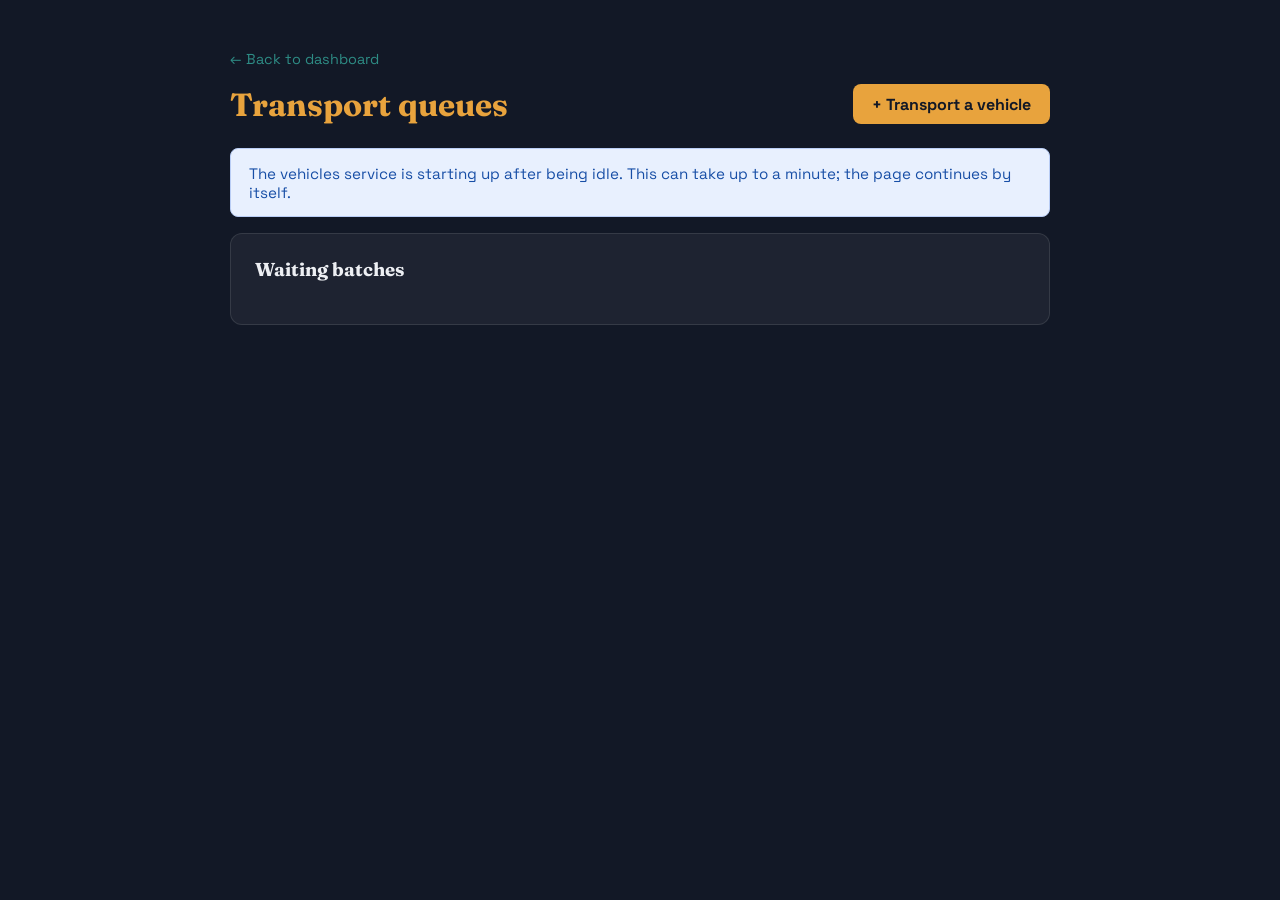
<file: ui/enterprise/transport_queue.html>
<!DOCTYPE html>
<html lang="en">
<head>
  <meta charset="UTF-8">
  <meta name="viewport" content="width=device-width, initial-scale=1">
  <title>Transport Queue — Enterprise</title>
  <link rel="preconnect" href="https://fonts.googleapis.com">
  <link rel="preconnect" href="https://fonts.gstatic.com" crossorigin>
  <link href="https://fonts.googleapis.com/css2?family=Fraunces:ital,wght@0,400;0,600;1,500&family=Space+Grotesk:wght@400;500;700&display=swap" rel="stylesheet">
  <link rel="stylesheet" href="../css/style.css">
</head>
<body class="theme-enterprise">
<main class="page">
  <div class="wrap wrap--medium">
    <a class="back" href="dashboard.html">← Back to dashboard</a>
    <div class="topbar">
      <h1 class="title">Transport queues</h1>
      <a class="btn" href="transport_new.html">+ Transport a vehicle</a>
    </div>
    <div id="message" role="alert"></div>
    <div class="card">
      <h3 style="margin-top:0">Waiting batches</h3>
      <ul id="trips" class="pick-list"></ul>
    </div>
  </div>
</main>
<script src="../js/config.js"></script>
<script src="../js/api.js"></script>
<script src="../js/ui.js"></script>
<script>
const { h, capitalize, guarded } = Ruta7;
guarded(async () => {
  const { trips } = await Ruta7Api.vehicles.transportQueue();
  const list = document.getElementById("trips");
  if (!trips.length) list.append(h("li", { class: "muted" }, "No vehicles are waiting. Every vehicle is in its destination city."));
  trips.forEach((t) => list.append(h("li", { class: "card", style: "display:flex;justify-content:space-between;align-items:center" },
    h("span", {}, (t.mode === "ship" ? "🚢 " : "🚚 ") + capitalize(t.mode) + ": " + capitalize(t.origin) + " → " + capitalize(t.destination)),
    h("span", { class: "badge badge--wait" }, t.queued + " of " + t.needed + " vehicles"))));
});
</script>
</body>
</html>
</file>
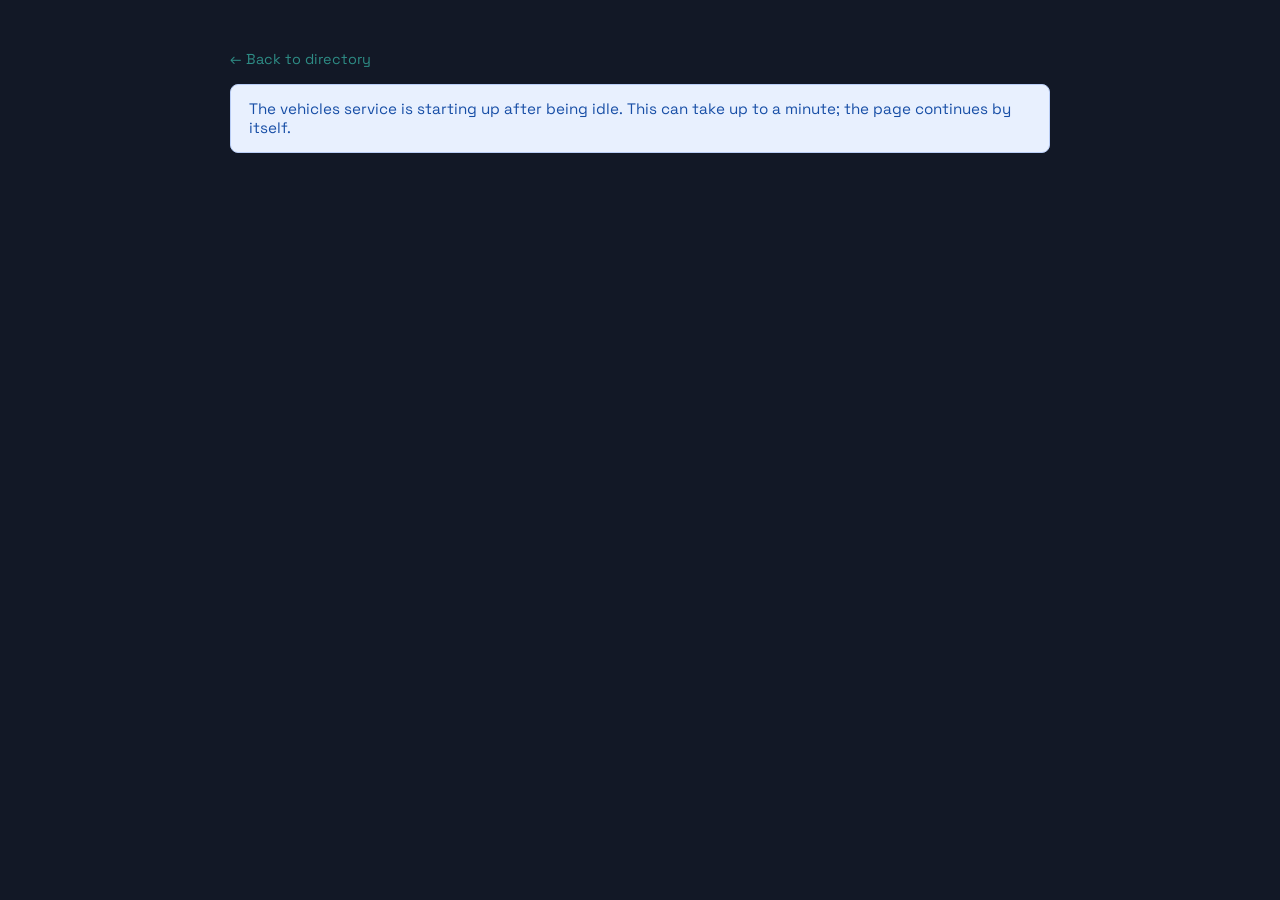
<file: ui/enterprise/vehicle_detail.html>
<!DOCTYPE html>
<html lang="en">
<head>
  <meta charset="UTF-8">
  <meta name="viewport" content="width=device-width, initial-scale=1">
  <title>Manage Vehicle — Enterprise</title>
  <link rel="preconnect" href="https://fonts.googleapis.com">
  <link rel="preconnect" href="https://fonts.gstatic.com" crossorigin>
  <link href="https://fonts.googleapis.com/css2?family=Fraunces:ital,wght@0,400;0,600;1,500&family=Space+Grotesk:wght@400;500;700&display=swap" rel="stylesheet">
  <link rel="stylesheet" href="../css/style.css">
</head>
<body class="theme-enterprise">
<main class="page">
  <div class="wrap wrap--medium">
    <a class="back" href="vehicle_list.html">← Back to directory</a>
    <div id="message" role="alert"></div>
    <div id="vehicle" class="card" hidden>
      <h1 id="name" class="title"></h1>
      <p id="reg" class="mono muted"></p>
      <form id="form" class="stack" style="margin-top:1.5rem">
        <h3>Editable properties</h3>
        <div class="form-grid">
          <div class="field"><label>Category</label><select name="category"></select></div>
          <div class="field"><label>Daily rate (€)</label><input name="daily_rate" type="number" step="0.01" min="0.01" required></div>
          <div class="field"><label>Status</label><select name="status"></select></div>
        </div>
        <div><button class="btn" type="submit">Save changes</button></div>
      </form>
      <h3 style="margin-top:2rem">Fixed fields</h3>
      <p class="muted">The city only changes through a transport request.</p>
      <dl id="facts" class="facts"></dl>
    </div>
  </div>
</main>
<script src="../js/config.js"></script>
<script src="../js/api.js"></script>
<script src="../js/ui.js"></script>
<script>
const { h, capitalize, param, guarded, fillSelect, showOk } = Ruta7;
guarded(async () => {
  const [meta, first] = await Promise.all([Ruta7Api.vehicles.meta(), Ruta7Api.vehicles.get(param("reg"))]);
  let v = first;
  const form = document.getElementById("form");
  fillSelect(form.elements.category, meta.categories);
  fillSelect(form.elements.status, meta.statuses);
  function render() {
    document.getElementById("name").textContent = v.brand + " " + v.model;
    document.getElementById("reg").textContent = "Registration number: " + v.reg_num;
    form.elements.category.value = v.category;
    form.elements.status.value = v.status;
    form.elements.daily_rate.value = v.daily_rate;
    const facts = document.getElementById("facts");
    facts.replaceChildren();
    [["City", capitalize(v.location)], ["Licence plate", v.plate], ["Body type", capitalize(v.type)], ["Colour", v.color || "N/A"],
      ["Fuel", capitalize(v.fuel)], ["Transmission", capitalize(v.transmission)], ["Seats", v.seat_num], ["Odometer (km)", v.km],
      ["Manufactured", v.manufacture_date], ["Registered", v.registration_date]]
      .forEach(([k, val]) => facts.append(h("div", {}, h("dt", {}, k), h("dd", {}, val))));
    document.getElementById("vehicle").hidden = false;
  }
  render();
  form.addEventListener("submit", (event) => {
    event.preventDefault();
    guarded(async () => {
      v = await Ruta7Api.vehicles.update(v.reg_num, {
        category: form.elements.category.value, status: form.elements.status.value,
        daily_rate: Number(form.elements.daily_rate.value),
      });
      render();
      showOk("Vehicle updated.");
    });
  });
});
</script>
</body>
</html>
</file>
<file: ui/css/style.css>
:root {
  /* Customer palette — warm, leisure, road-trip */
  --customer-bg: #F6ECD9;
  --customer-ink: #2E1B14;
  --customer-accent: #7A2E3B;
  --customer-accent-soft: #C96E7A;

  /* Enterprise palette — navy/graphite, fleet operations */
  --enterprise-bg: #121826;
  --enterprise-ink: #EDEFF3;
  --enterprise-accent: #E8A33D;
  --enterprise-accent-soft: #2E8C85;

  --font-display: "Fraunces", Georgia, serif;
  --font-ui: "Space Grotesk", "Segoe UI", sans-serif;
}

* {
  box-sizing: border-box;
}

/* the hidden attribute must win over display: flex / grid set by the classes below */
[hidden] {
  display: none !important;
}

body {
  margin: 0;
  font-family: var(--font-ui);
  background: var(--customer-bg);
}

a {
  text-decoration: none;
  color: inherit;
}

/* ---------------------------------------------------------------- */
/* Landing page: diagonal split                                     */
/* ---------------------------------------------------------------- */

.split {
  position: relative;
  min-height: 100vh;
  overflow: hidden;
}

.brand {
  position: absolute;
  top: 2rem;
  left: 50%;
  transform: translateX(-50%);
  z-index: 10;
  font-family: var(--font-display);
  font-weight: 600;
  font-size: 1.35rem;
  letter-spacing: 0.02em;
  color: var(--enterprise-ink);
  background: var(--enterprise-bg);
  padding: 0.4rem 1rem;
  border-radius: 999px;
}

.half {
  position: absolute;
  inset: 0;
  display: flex;
  align-items: center;
  justify-content: center;
}

.half--customer {
  background: var(--customer-bg);
  color: var(--customer-ink);
  clip-path: polygon(0 0, 62% 0, 38% 100%, 0 100%);
  justify-content: flex-start;
  padding-left: 8vw;
}

.half--enterprise {
  background: var(--enterprise-bg);
  color: var(--enterprise-ink);
  clip-path: polygon(62% 0, 100% 0, 100% 100%, 38% 100%);
  justify-content: flex-end;
  padding-right: 8vw;
}

.tile {
  max-width: 22rem;
}

.half--enterprise .tile {
  text-align: right;
  margin-left: auto;
}

.tile__title {
  font-family: var(--font-display);
  font-size: clamp(2.5rem, 6vw, 4.5rem);
  font-weight: 600;
  line-height: 1;
  margin: 0 0 0.75rem;
}

.half--customer .tile__title {
  color: var(--customer-accent);
}

.half--enterprise .tile__title {
  color: var(--enterprise-accent);
}

.tile__subtitle {
  font-size: 1.05rem;
  margin: 0;
  opacity: 0.85;
}

.half {
  transition: filter 0.2s ease;
}

@media (prefers-reduced-motion: no-preference) {
  .half:hover,
  .half:focus-visible {
    filter: brightness(1.06);
  }

  .half:hover .tile,
  .half:focus-visible .tile {
    transition: transform 0.2s ease;
    transform: translateY(-2px);
  }
}

.half:focus-visible {
  outline: 3px solid var(--enterprise-accent-soft);
  outline-offset: -6px;
}

/* stack vertically on narrow screens — a diagonal split doesn't
   survive a phone-width viewport */
@media (max-width: 700px) {
  .split {
    min-height: auto;
  }

  .half {
    position: static;
    clip-path: none;
    min-height: 50vh;
    padding: 3rem 1.5rem;
    justify-content: center;
    text-align: center;
  }

  .half--enterprise .tile {
    text-align: center;
    margin-left: 0;
  }

  .brand {
    position: static;
    display: block;
    width: fit-content;
    margin: 1.5rem auto;
  }
}

/* ---------------------------------------------------------------- */
/* Pages                                                            */
/* ---------------------------------------------------------------- */

.theme-customer {
  background: #f8f9fa;
  color: var(--customer-ink);
}

.theme-enterprise {
  background: var(--enterprise-bg);
  color: var(--enterprise-ink);
}

.page {
  min-height: 100vh;
  padding: 3rem 1.5rem;
}

.wrap { max-width: 1000px; margin: 0 auto; }
.wrap--narrow { max-width: 620px; }
.wrap--medium { max-width: 820px; }
.wrap--wide { max-width: 1200px; }

.topbar {
  display: flex;
  justify-content: space-between;
  align-items: center;
  gap: 1rem;
  flex-wrap: wrap;
  margin-bottom: 1.5rem;
}

.title {
  font-family: var(--font-display);
  margin: 0;
  font-size: 2rem;
}

.theme-customer .title { color: var(--customer-accent); }
.theme-enterprise .title { color: var(--enterprise-accent); }

.subtitle { margin: 0.25rem 0 0; opacity: 0.75; }

.back {
  display: inline-block;
  margin-bottom: 1rem;
  font-size: 0.9rem;
}

.theme-customer .back { color: #666; }
.theme-enterprise .back { color: var(--enterprise-accent-soft); }

h2, h3 { font-family: var(--font-display); }

.card {
  border-radius: 12px;
  padding: 1.5rem;
}

.theme-customer .card {
  background: #fff;
  border: 1px solid #eee;
  box-shadow: 0 2px 8px rgba(0, 0, 0, 0.04);
}

.theme-enterprise .card {
  background: rgba(255, 255, 255, 0.05);
  border: 1px solid rgba(255, 255, 255, 0.1);
}

/* forms */

.filters {
  display: flex;
  gap: 1rem;
  flex-wrap: wrap;
  align-items: flex-end;
  padding: 1rem 1.25rem;
  border-radius: 10px;
  margin-bottom: 1.5rem;
}

.theme-customer .filters { background: #fff; box-shadow: 0 2px 8px rgba(0, 0, 0, 0.05); }
.theme-enterprise .filters { background: rgba(255, 255, 255, 0.05); }

.field label {
  display: block;
  font-size: 0.8rem;
  font-weight: 600;
  margin-bottom: 0.25rem;
  opacity: 0.85;
}

input, select, textarea {
  font: inherit;
  padding: 0.55rem 0.7rem;
  border-radius: 6px;
  border: 1px solid #ccc;
  background: #fff;
  color: #222;
}

.theme-enterprise input,
.theme-enterprise select,
.theme-enterprise textarea {
  background: var(--enterprise-bg);
  color: var(--enterprise-ink);
  border: 1px solid rgba(255, 255, 255, 0.2);
}

input[disabled] { opacity: 0.65; }

.form-grid {
  display: grid;
  grid-template-columns: 1fr 1fr;
  gap: 1.25rem;
}

.form-grid .field input,
.form-grid .field select { width: 100%; }
.form-grid .full { grid-column: 1 / -1; }

.stack { display: flex; flex-direction: column; gap: 1.25rem; }
.stack .field input, .stack .field select { width: 100%; }

.btn {
  display: inline-block;
  border: 0;
  padding: 0.6rem 1.2rem;
  border-radius: 8px;
  font: inherit;
  font-weight: 700;
  cursor: pointer;
}

.theme-customer .btn { background: var(--customer-accent); color: #fff; }
.theme-enterprise .btn { background: var(--enterprise-accent); color: var(--enterprise-bg); }
.btn--danger, .theme-customer .btn--danger, .theme-enterprise .btn--danger {
  background: #b3261e;
  color: #fff;
}
.btn--plain, .theme-customer .btn--plain, .theme-enterprise .btn--plain {
  background: transparent;
  color: inherit;
  border: 1px solid currentColor;
  opacity: 0.8;
}
.btn[disabled] { opacity: 0.5; cursor: not-allowed; }

/* messages */

.banner {
  display: none;
  padding: 0.9rem 1.1rem;
  border-radius: 8px;
  margin-bottom: 1rem;
  font-size: 0.95rem;
}

.banner--error { display: block; background: #fce8e6; color: #8c1d18; border: 1px solid #f4b7b2; }
.banner--ok { display: block; background: #e6f4ea; color: #137333; border: 1px solid #b7dfc0; }
.banner--info { display: block; background: #e8f0fe; color: #174ea6; border: 1px solid #b9cdf5; }

/* tables */

.table-wrap {
  overflow-x: auto;
  border-radius: 10px;
}

.theme-customer .table-wrap { background: #fff; border: 1px solid #eee; }
.theme-enterprise .table-wrap { background: rgba(255, 255, 255, 0.03); border: 1px solid rgba(255, 255, 255, 0.08); }

table.data { width: 100%; border-collapse: collapse; font-size: 0.92rem; }
table.data th, table.data td { padding: 0.75rem; text-align: left; }
table.data thead th { background: rgba(127, 127, 127, 0.1); }
table.data tbody tr { border-top: 1px solid rgba(127, 127, 127, 0.18); }
table.data .right { text-align: right; }

.badge {
  display: inline-block;
  padding: 0.2rem 0.6rem;
  border-radius: 10px;
  font-size: 0.8rem;
  font-weight: 600;
  background: #555;
  color: #fff;
}

.badge--ok { background: #2E8C85; }
.badge--bad { background: #8B3A3A; }
.badge--wait { background: #8a6d1d; }

.mono { font-family: monospace; }
.muted { opacity: 0.7; }
.link { font-weight: 600; }
.theme-customer .link { color: var(--customer-accent); }
.theme-enterprise .link { color: var(--enterprise-accent); }

.pager {
  display: flex;
  gap: 1rem;
  align-items: center;
  justify-content: center;
  margin-top: 1.25rem;
  font-size: 0.9rem;
}

/* cards and tiles */

.cards {
  display: grid;
  grid-template-columns: repeat(auto-fill, minmax(300px, 1fr));
  gap: 1.5rem;
}

.vehicle-card { display: flex; flex-direction: column; justify-content: space-between; gap: 1rem; }
.vehicle-card h3 { margin: 0; font-size: 1.2rem; }
.vehicle-card .specs {
  display: grid;
  grid-template-columns: 1fr 1fr;
  gap: 0.4rem;
  font-size: 0.85rem;
  padding: 0.75rem;
  border-radius: 8px;
  background: rgba(127, 127, 127, 0.08);
}
.vehicle-card .price { font-size: 1.4rem; font-weight: 800; }
.theme-customer .price { color: var(--customer-accent); }
.vehicle-card .foot {
  display: flex;
  justify-content: space-between;
  align-items: center;
  border-top: 1px solid rgba(127, 127, 127, 0.2);
  padding-top: 1rem;
}

.stats {
  display: grid;
  grid-template-columns: repeat(auto-fit, minmax(200px, 1fr));
  gap: 1rem;
  margin-bottom: 2.5rem;
}

.stat span { font-size: 0.85rem; opacity: 0.7; }
.stat h2 { font-size: 2rem; margin: 0.25rem 0 0; color: var(--enterprise-accent); }

.tiles {
  display: grid;
  grid-template-columns: repeat(auto-fit, minmax(280px, 1fr));
  gap: 1.25rem;
}

.tile-link { display: block; }
.tile-link h4 { margin: 0 0 0.5rem; font-size: 1.2rem; color: var(--enterprise-accent); }
.tile-link p { margin: 0; font-size: 0.9rem; opacity: 0.8; }
.tile-link:hover { border-color: var(--enterprise-accent); }

.facts { display: grid; grid-template-columns: repeat(auto-fit, minmax(220px, 1fr)); gap: 1rem; }
.facts dt { font-size: 0.8rem; opacity: 0.6; }
.facts dd { margin: 0 0 0.25rem; font-weight: 600; }

.pick-list { list-style: none; padding: 0; margin: 0; display: grid; gap: 0.5rem; }
.pick-list button {
  width: 100%;
  text-align: left;
  padding: 0.75rem 1rem;
  border-radius: 8px;
  border: 1px solid #ddd;
  background: #fff;
  font: inherit;
  cursor: pointer;
}
.pick-list button:hover { border-color: var(--customer-accent); }

.two-col { display: grid; grid-template-columns: 1fr 1fr; gap: 2rem; }

@media (max-width: 700px) {
  .form-grid, .two-col { grid-template-columns: 1fr; }
}
</file>
